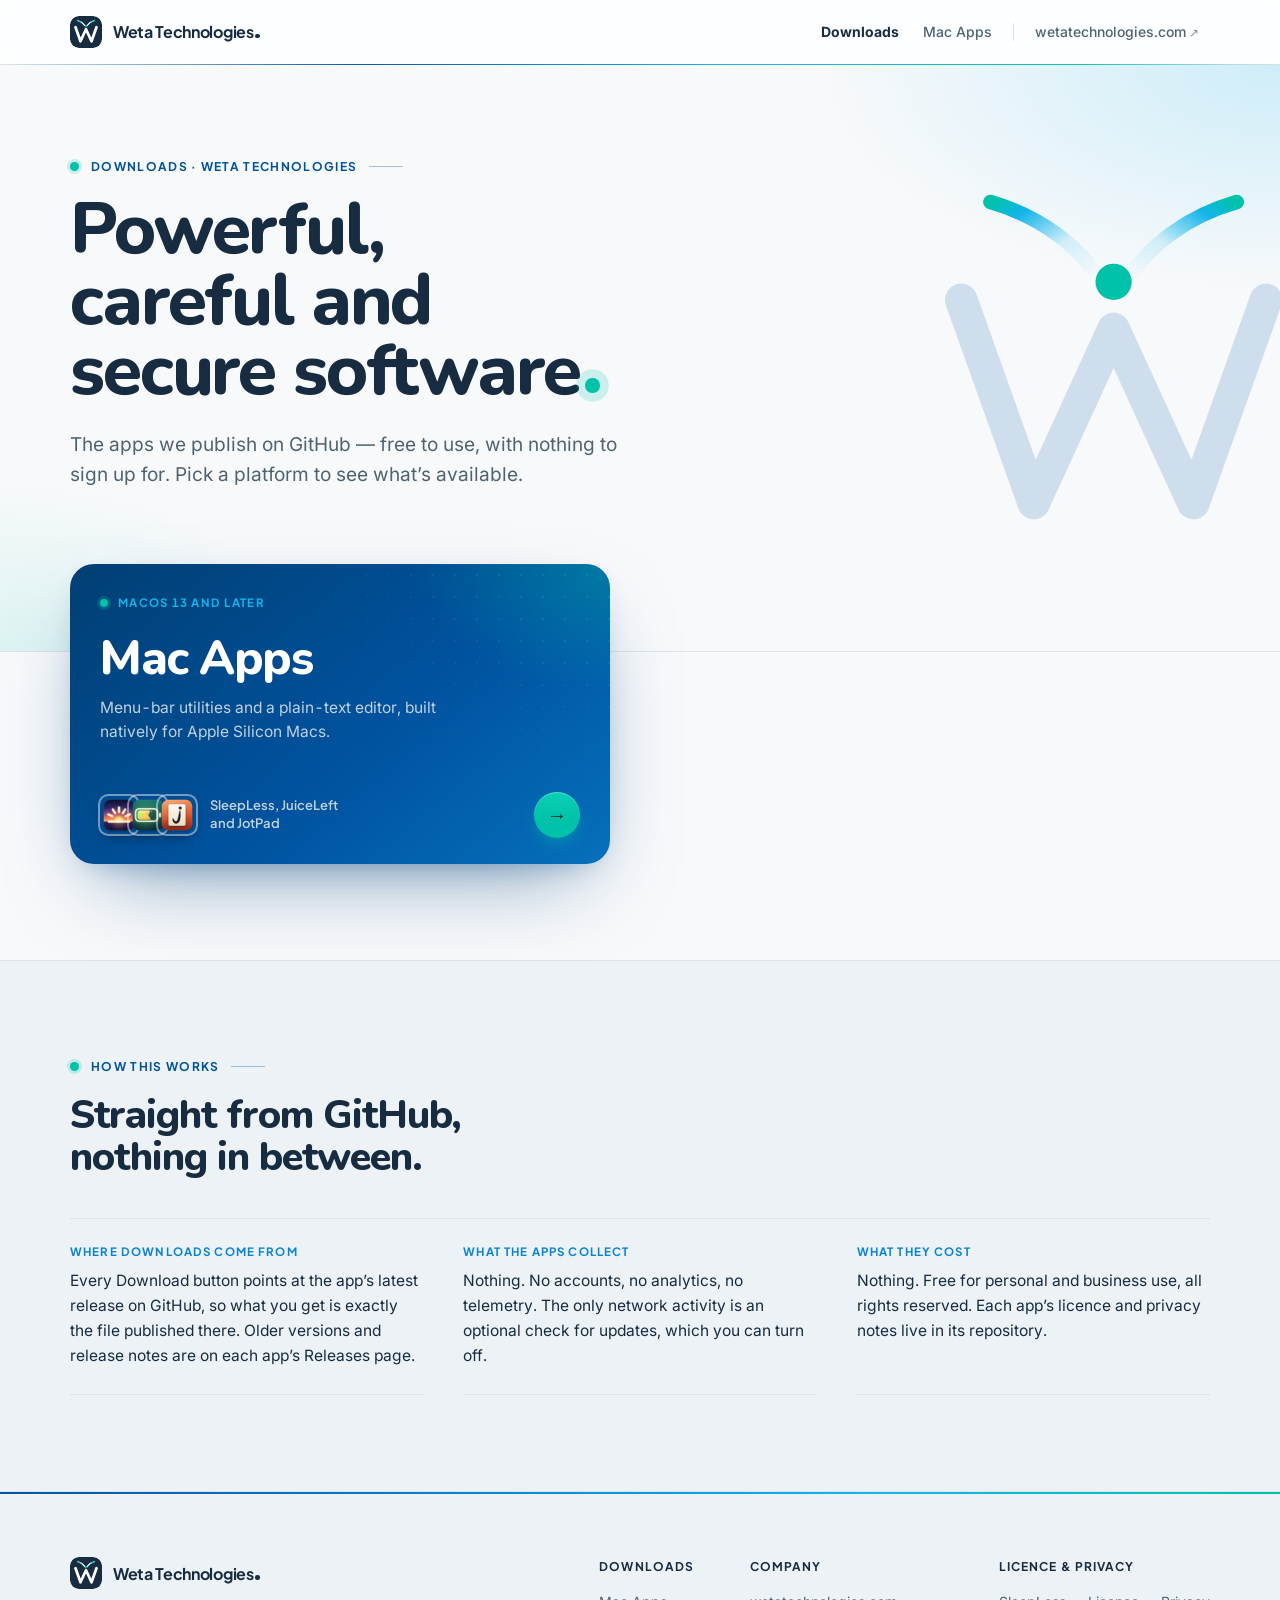
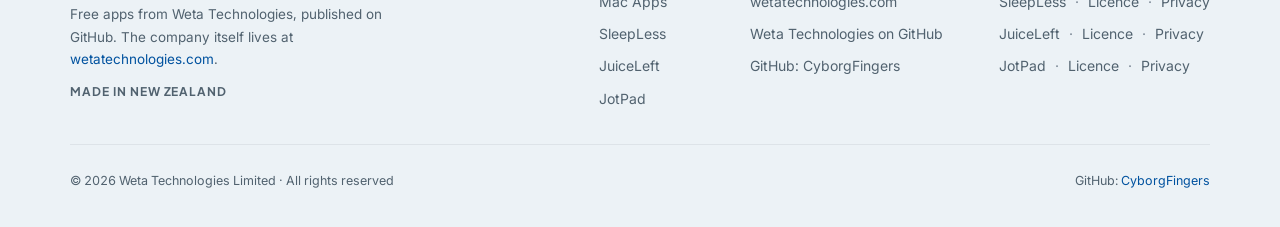
<file: index.html>
<!doctype html>
<html lang="en-NZ">
  <head>
    <meta charset="utf-8" />
    <meta name="viewport" content="width=device-width, initial-scale=1" />
    <title>Weta Technologies — Downloads</title>
    <meta name="description" content="Free apps from Weta Technologies, published on GitHub. Powerful, careful and secure software — pick a platform to see what's available and download it." />
    <meta name="color-scheme" content="light dark" />
    <meta name="theme-color" media="(prefers-color-scheme: light)" content="#f7f9fb" />
    <meta name="theme-color" media="(prefers-color-scheme: dark)" content="#0b1823" />
    <link rel="canonical" href="https://weta-technologies.github.io/" />
    <meta name="robots" content="index, follow" />
    <meta property="og:type" content="website" />
    <meta property="og:site_name" content="Weta Technologies" />
    <meta property="og:locale" content="en_NZ" />
    <meta property="og:title" content="Weta Technologies — Downloads" />
    <meta property="og:description" content="Free apps from Weta Technologies, published on GitHub. Powerful, careful and secure software." />
    <meta property="og:url" content="https://weta-technologies.github.io/" />
    <meta property="og:image" content="https://weta-technologies.github.io/assets/og-image.png" />
    <meta property="og:image:width" content="1200" />
    <meta property="og:image:height" content="630" />
    <meta property="og:image:alt" content="Weta Technologies — powerful, careful and secure software. Downloads." />
    <meta name="twitter:card" content="summary_large_image" />
    <meta name="twitter:title" content="Weta Technologies — Downloads" />
    <meta name="twitter:description" content="Free apps from Weta Technologies, published on GitHub." />
    <meta name="twitter:image" content="https://weta-technologies.github.io/assets/og-image.png" />
    <link rel="icon" type="image/svg+xml" href="/favicon.svg" />
    <link rel="icon" type="image/png" sizes="32x32" href="/favicon-32.png" />
    <link rel="apple-touch-icon" href="/apple-touch-icon.png" />
    <link rel="preload" as="font" type="font/woff2" crossorigin href="/assets/fonts/nunito-latin.woff2" />
    <link rel="preload" as="font" type="font/woff2" crossorigin href="/assets/fonts/inter-latin-400.woff2" />
    <link rel="stylesheet" href="/styles.css" />
  </head>
  <body>
    <a class="skip-link" href="#main">Skip to content</a>

    <header class="site-header">
      <div class="container site-header-inner">
        <a class="brand" href="/" aria-label="Weta Technologies downloads home">
          <img class="brand-tile" src="/assets/logo/weta-mark.svg" alt="" width="32" height="32" />
          <span class="brand-word">Weta Technologies<span class="brand-dot"></span></span>
        </a>
        <nav class="site-nav" aria-label="Site">
          <a class="header-link" href="/" aria-current="page">Downloads</a>
          <a class="header-link" href="/mac-apps/">Mac Apps</a>
          <span class="header-sep" aria-hidden="true"></span>
          <a class="header-link header-link-ext" href="https://wetatechnologies.com">wetatechnologies.com<span class="ext" aria-hidden="true">&nearr;</span></a>
        </nav>
      </div>
    </header>

    <main id="main">
      <section class="hero hero--tiles" aria-labelledby="hero-h">
        <div class="container">
          <div class="hero-inner">
            <p class="sigline">Downloads &middot; Weta Technologies</p>
            <h1 id="hero-h">Powerful, careful and secure software<span class="h-dot" aria-hidden="true"></span></h1>
            <p class="hero-sub">
              The apps we publish on GitHub &mdash; free to use, with nothing to sign up for.
              Pick a platform to see what&rsquo;s available.
            </p>
          </div>
        </div>
        <!-- The Signal W, faint at the right edge: the same geometry as the mark, drawn once. -->
        <div class="hero-mark" aria-hidden="true">
          <svg viewBox="0 0 120 100" xmlns="http://www.w3.org/2000/svg" fill="none" stroke-linecap="round" stroke-linejoin="round">
            <defs>
              <linearGradient id="pm-antL" x1="1" y1="1" x2="0" y2="0">
                <stop offset="0" stop-color="#13b5ea" stop-opacity="0" /><stop offset="0.4" stop-color="#13b5ea" stop-opacity="0.15" /><stop offset="0.78" stop-color="#13b5ea" /><stop offset="1" stop-color="#00c2a8" />
              </linearGradient>
              <linearGradient id="pm-antR" x1="0" y1="1" x2="1" y2="0">
                <stop offset="0" stop-color="#13b5ea" stop-opacity="0" /><stop offset="0.4" stop-color="#13b5ea" stop-opacity="0.15" /><stop offset="0.78" stop-color="#13b5ea" /><stop offset="1" stop-color="#00c2a8" />
              </linearGradient>
            </defs>
            <path class="pm-w" d="M18 34 L38 90 L60 42 L82 90 L102 34" stroke-width="9" />
            <path class="pm-draw" d="M56 28 C50 19 40 11 26 7" stroke="url(#pm-antL)" stroke-width="4" pathLength="100" />
            <path class="pm-draw" d="M64 28 C70 19 80 11 94 7" stroke="url(#pm-antR)" stroke-width="4" pathLength="100" />
            <circle cx="60" cy="29" r="5" fill="#00c2a8" />
          </svg>
        </div>
      </section>

      <!-- Platforms. One tile per platform; to add one (iPhone, Android, Windows…) copy a whole
           <a class="tile"> block and point it at its own page. Only list what actually exists. -->
      <section class="tiles-section" aria-label="Platforms">
        <div class="container">
          <div class="tiles">
            <a class="tile" href="/mac-apps/">
              <p class="tile-kicker">macOS 13 and later</p>
              <h2>Mac Apps</h2>
              <p class="tile-desc">Menu-bar utilities and a plain-text editor, built natively for Apple Silicon Macs.</p>
              <div class="tile-foot">
                <div class="tile-icons" aria-hidden="true">
                  <img src="/assets/icons/sleepless-96.png" alt="" width="38" height="38" />
                  <img src="/assets/icons/juiceleft-96.png" alt="" width="38" height="38" />
                  <img src="/assets/icons/jotpad-96.png" alt="" width="38" height="38" />
                </div>
                <span class="tile-names">SleepLess, JuiceLeft<br />and JotPad</span>
                <span class="tile-arrow" aria-hidden="true">&rarr;</span>
              </div>
            </a>
          </div>
        </div>
      </section>

      <section class="section section--pearl" aria-labelledby="how-h">
        <div class="container">
          <div class="section-head">
            <p class="sigline">How this works</p>
            <h2 id="how-h" class="title">Straight from GitHub, nothing in between.</h2>
          </div>
          <dl class="index">
            <div>
              <dt>Where downloads come from</dt>
              <dd>Every Download button points at the app&rsquo;s latest release on GitHub, so what you get is exactly the file published there. Older versions and release notes are on each app&rsquo;s Releases page.</dd>
            </div>
            <div>
              <dt>What the apps collect</dt>
              <dd>Nothing. No accounts, no analytics, no telemetry. The only network activity is an optional check for updates, which you can turn off.</dd>
            </div>
            <div>
              <dt>What they cost</dt>
              <dd>Nothing. Free for personal and business use, all rights reserved. Each app&rsquo;s licence and privacy notes live in its repository.</dd>
            </div>
          </dl>
        </div>
      </section>
    </main>

    <footer class="site-footer">
      <div class="container site-footer-inner">
        <div class="footer-cols">
          <div class="footer-brand">
            <div class="footer-brand-row">
              <img class="brand-tile" src="/assets/logo/weta-mark.svg" alt="" width="32" height="32" />
              <span class="brand-word">Weta Technologies<span class="brand-dot"></span></span>
            </div>
            <p class="footer-tagline">Free apps from Weta Technologies, published on GitHub. The company itself lives at <a href="https://wetatechnologies.com">wetatechnologies.com</a>.</p>
            <p class="footer-locale">Made in New Zealand</p>
          </div>
          <nav class="footer-nav" aria-label="Footer">
            <div class="footer-group">
              <h3>Downloads</h3>
              <ul class="footer-links">
                <li><a href="/mac-apps/">Mac Apps</a></li>
                <li><a href="https://weta-technologies.github.io/SleepLess/">SleepLess</a></li>
                <li><a href="https://weta-technologies.github.io/JuiceLeft/">JuiceLeft</a></li>
                <li><a href="https://weta-technologies.github.io/JotPad/">JotPad</a></li>
              </ul>
            </div>
            <div class="footer-group">
              <h3>Company</h3>
              <ul class="footer-links">
                <li><a href="https://wetatechnologies.com">wetatechnologies.com</a></li>
                <li><a href="https://github.com/Weta-Technologies">Weta Technologies on GitHub</a></li>
                <li><a href="https://github.com/CyborgFingers">GitHub: CyborgFingers</a></li>
              </ul>
            </div>
            <div class="footer-group">
              <h3>Licence &amp; privacy</h3>
              <ul class="footer-links">
                <li>SleepLess <span class="sep" aria-hidden="true">&middot;</span> <a href="https://github.com/Weta-Technologies/SleepLess/blob/main/LICENSE">Licence</a> <span class="sep" aria-hidden="true">&middot;</span> <a href="https://github.com/Weta-Technologies/SleepLess/blob/main/PRIVACY.md">Privacy</a></li>
                <li>JuiceLeft <span class="sep" aria-hidden="true">&middot;</span> <a href="https://github.com/Weta-Technologies/JuiceLeft/blob/main/LICENSE">Licence</a> <span class="sep" aria-hidden="true">&middot;</span> <a href="https://github.com/Weta-Technologies/JuiceLeft/blob/main/PRIVACY.md">Privacy</a></li>
                <li>JotPad <span class="sep" aria-hidden="true">&middot;</span> <a href="https://github.com/Weta-Technologies/JotPad/blob/main/LICENSE">Licence</a> <span class="sep" aria-hidden="true">&middot;</span> <a href="https://github.com/Weta-Technologies/JotPad/blob/main/PRIVACY.md">Privacy</a></li>
              </ul>
            </div>
          </nav>
        </div>
        <div class="footer-fine-row">
          <p class="footer-fine">&copy; 2026 Weta Technologies Limited &middot; All rights reserved</p>
          <p class="footer-mark">GitHub: <a href="https://github.com/CyborgFingers">CyborgFingers</a></p>
        </div>
      </div>
    </footer>
  </body>
</html>
</file>
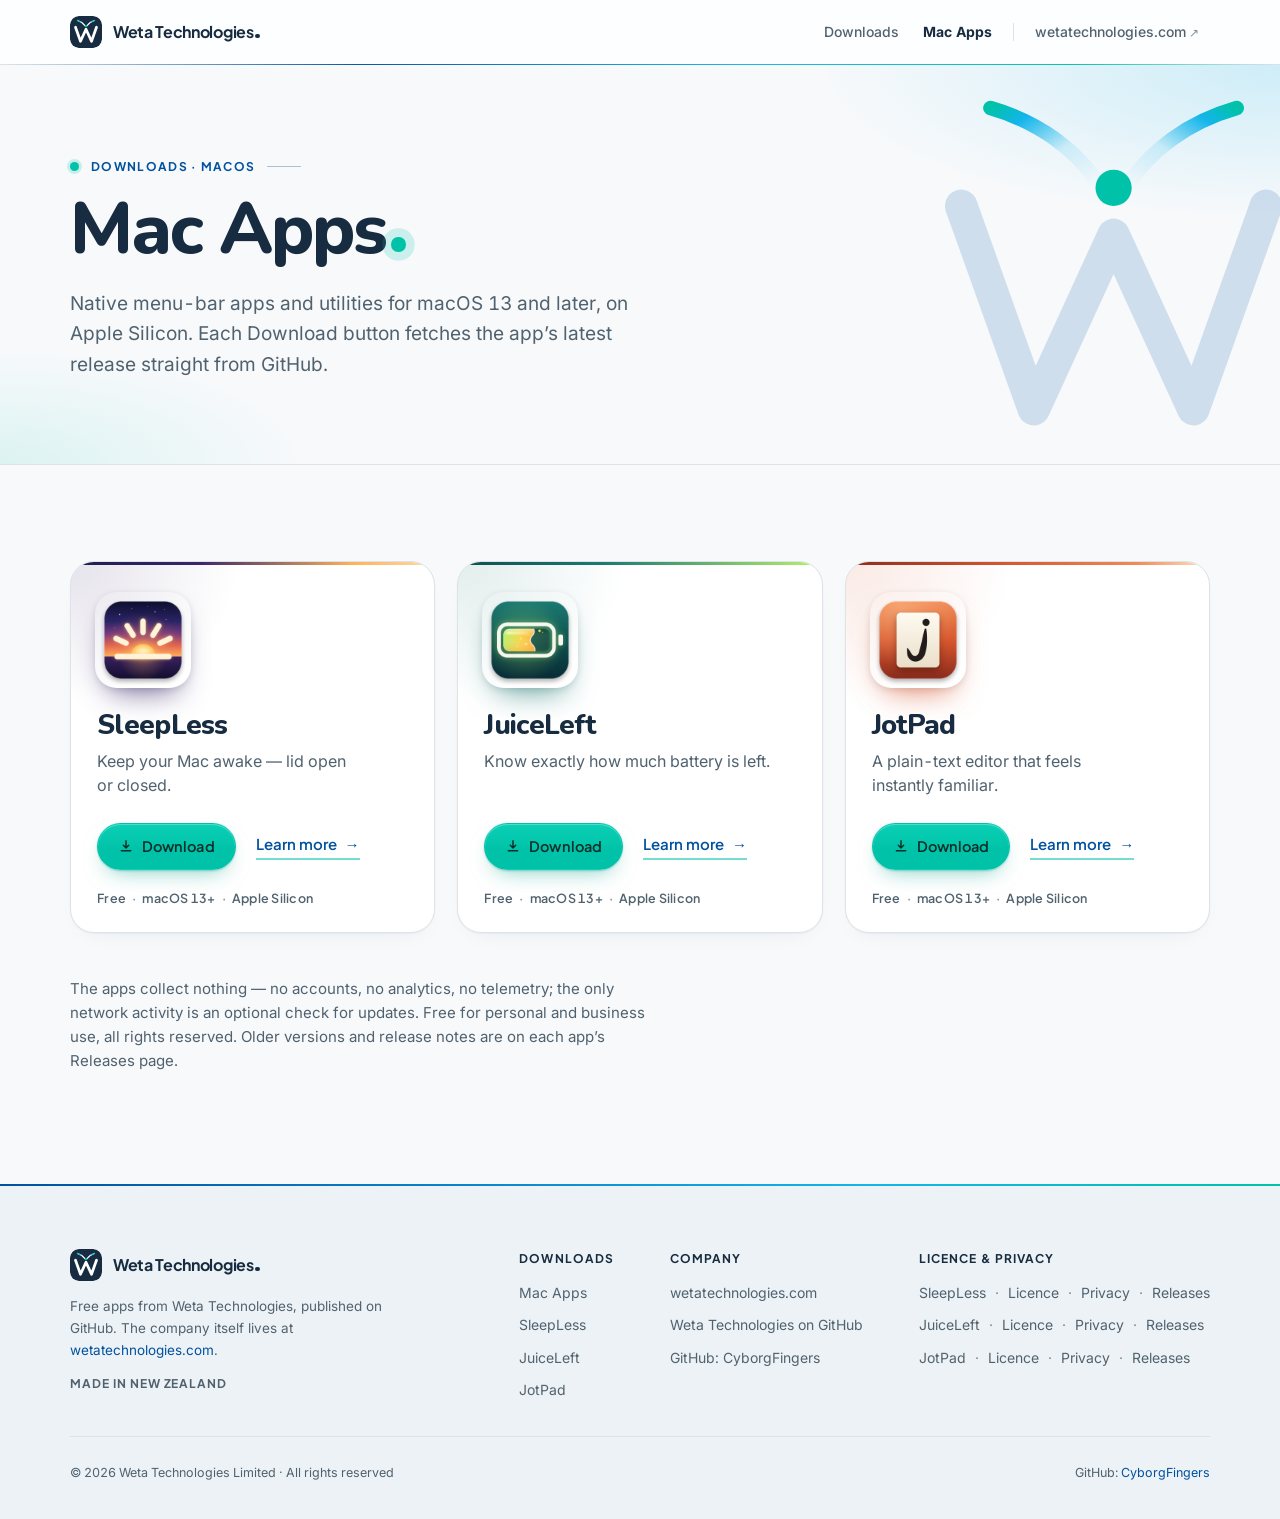
<file: mac-apps/index.html>
<!doctype html>
<html lang="en-NZ">
  <head>
    <meta charset="utf-8" />
    <meta name="viewport" content="width=device-width, initial-scale=1" />
    <title>Mac Apps — Weta Technologies</title>
    <meta name="description" content="Free, native Mac apps from Weta Technologies: SleepLess keeps your Mac awake, JuiceLeft shows exactly how much battery is left, and JotPad is a plain-text editor that feels instantly familiar. Download straight from GitHub." />
    <meta name="color-scheme" content="light dark" />
    <meta name="theme-color" media="(prefers-color-scheme: light)" content="#f7f9fb" />
    <meta name="theme-color" media="(prefers-color-scheme: dark)" content="#0b1823" />
    <link rel="canonical" href="https://weta-technologies.github.io/mac-apps/" />
    <meta name="robots" content="index, follow" />
    <meta property="og:type" content="website" />
    <meta property="og:site_name" content="Weta Technologies" />
    <meta property="og:locale" content="en_NZ" />
    <meta property="og:title" content="Mac Apps — Weta Technologies" />
    <meta property="og:description" content="Free, native Mac apps: SleepLess, JuiceLeft and JotPad. Download straight from GitHub." />
    <meta property="og:url" content="https://weta-technologies.github.io/mac-apps/" />
    <meta property="og:image" content="https://weta-technologies.github.io/assets/og-image.png" />
    <meta property="og:image:width" content="1200" />
    <meta property="og:image:height" content="630" />
    <meta property="og:image:alt" content="Weta Technologies — powerful, careful and secure software. Downloads." />
    <meta name="twitter:card" content="summary_large_image" />
    <meta name="twitter:title" content="Mac Apps — Weta Technologies" />
    <meta name="twitter:description" content="Free, native Mac apps: SleepLess, JuiceLeft and JotPad. Download straight from GitHub." />
    <meta name="twitter:image" content="https://weta-technologies.github.io/assets/og-image.png" />
    <link rel="icon" type="image/svg+xml" href="/favicon.svg" />
    <link rel="icon" type="image/png" sizes="32x32" href="/favicon-32.png" />
    <link rel="apple-touch-icon" href="/apple-touch-icon.png" />
    <link rel="preload" as="font" type="font/woff2" crossorigin href="/assets/fonts/nunito-latin.woff2" />
    <link rel="preload" as="font" type="font/woff2" crossorigin href="/assets/fonts/inter-latin-400.woff2" />
    <link rel="stylesheet" href="/styles.css" />
  </head>
  <body>
    <a class="skip-link" href="#main">Skip to content</a>

    <header class="site-header">
      <div class="container site-header-inner">
        <a class="brand" href="/" aria-label="Weta Technologies downloads home">
          <img class="brand-tile" src="/assets/logo/weta-mark.svg" alt="" width="32" height="32" />
          <span class="brand-word">Weta Technologies<span class="brand-dot"></span></span>
        </a>
        <nav class="site-nav" aria-label="Site">
          <a class="header-link" href="/">Downloads</a>
          <a class="header-link" href="/mac-apps/" aria-current="page">Mac Apps</a>
          <span class="header-sep" aria-hidden="true"></span>
          <a class="header-link header-link-ext" href="https://wetatechnologies.com">wetatechnologies.com<span class="ext" aria-hidden="true">&nearr;</span></a>
        </nav>
      </div>
    </header>

    <main id="main">
      <section class="hero" aria-labelledby="hero-h">
        <div class="container">
          <div class="hero-inner">
            <p class="sigline">Downloads &middot; macOS</p>
            <h1 id="hero-h">Mac Apps<span class="h-dot" aria-hidden="true"></span></h1>
            <p class="hero-sub">
              Native menu-bar apps and utilities for macOS 13 and later, on Apple Silicon.
              Each Download button fetches the app&rsquo;s latest release straight from GitHub.
            </p>
          </div>
        </div>
        <div class="hero-mark" aria-hidden="true">
          <svg viewBox="0 0 120 100" xmlns="http://www.w3.org/2000/svg" fill="none" stroke-linecap="round" stroke-linejoin="round">
            <defs>
              <linearGradient id="pm-antL" x1="1" y1="1" x2="0" y2="0">
                <stop offset="0" stop-color="#13b5ea" stop-opacity="0" /><stop offset="0.4" stop-color="#13b5ea" stop-opacity="0.15" /><stop offset="0.78" stop-color="#13b5ea" /><stop offset="1" stop-color="#00c2a8" />
              </linearGradient>
              <linearGradient id="pm-antR" x1="0" y1="1" x2="1" y2="0">
                <stop offset="0" stop-color="#13b5ea" stop-opacity="0" /><stop offset="0.4" stop-color="#13b5ea" stop-opacity="0.15" /><stop offset="0.78" stop-color="#13b5ea" /><stop offset="1" stop-color="#00c2a8" />
              </linearGradient>
            </defs>
            <path class="pm-w" d="M18 34 L38 90 L60 42 L82 90 L102 34" stroke-width="9" />
            <path class="pm-draw" d="M56 28 C50 19 40 11 26 7" stroke="url(#pm-antL)" stroke-width="4" pathLength="100" />
            <path class="pm-draw" d="M64 28 C70 19 80 11 94 7" stroke="url(#pm-antR)" stroke-width="4" pathLength="100" />
            <circle cx="60" cy="29" r="5" fill="#00c2a8" />
          </svg>
        </div>
      </section>

      <!-- ============================================================================
           DOWNLOAD LINKS — the only place they live on this site.
           Each Download button below points at the app's "latest release" asset on GitHub:
             SleepLess  https://github.com/Weta-Technologies/SleepLess/releases/latest/download/SleepLess.pkg
             JuiceLeft  https://github.com/Weta-Technologies/JuiceLeft/releases/latest/download/JuiceLeft.pkg
             JotPad     https://github.com/Weta-Technologies/JotPad/releases/latest/download/JotPad.pkg
           Asset names are fixed by each app's release.sh, so these never change between versions.
           ============================================================================ -->
      <section class="section" aria-label="Apps">
        <div class="container">
          <div class="apps">

            <article class="app-card app-card--sleepless" aria-labelledby="app-sleepless">
              <img class="app-icon" src="/assets/icons/sleepless-256.png" alt="SleepLess icon: a sunrise over a dark horizon" width="96" height="96" />
              <h2 class="app-name" id="app-sleepless">SleepLess</h2>
              <p class="app-line">Keep your Mac awake &mdash; lid open or closed.</p>
              <div class="app-actions">
                <a class="btn btn-primary" href="https://github.com/Weta-Technologies/SleepLess/releases/latest/download/SleepLess.pkg">
                  <svg class="ico" viewBox="0 0 24 24" fill="none" stroke="currentColor" stroke-width="2.2" stroke-linecap="round" stroke-linejoin="round" aria-hidden="true"><path d="M12 4v11m0 0-4-4m4 4 4-4M5 19h14" /></svg>
                  Download
                </a>
                <a class="link-arrow" href="https://weta-technologies.github.io/SleepLess/">Learn more <span class="arr" aria-hidden="true">&rarr;</span></a>
              </div>
              <p class="app-meta">Free<span class="sep" aria-hidden="true">&middot;</span>macOS 13+<span class="sep" aria-hidden="true">&middot;</span>Apple Silicon</p>
            </article>

            <article class="app-card app-card--juiceleft" aria-labelledby="app-juiceleft">
              <img class="app-icon" src="/assets/icons/juiceleft-256.png" alt="JuiceLeft icon: a battery filled with glowing juice" width="96" height="96" />
              <h2 class="app-name" id="app-juiceleft">JuiceLeft</h2>
              <p class="app-line">Know exactly how much battery is left.</p>
              <div class="app-actions">
                <a class="btn btn-primary" href="https://github.com/Weta-Technologies/JuiceLeft/releases/latest/download/JuiceLeft.pkg">
                  <svg class="ico" viewBox="0 0 24 24" fill="none" stroke="currentColor" stroke-width="2.2" stroke-linecap="round" stroke-linejoin="round" aria-hidden="true"><path d="M12 4v11m0 0-4-4m4 4 4-4M5 19h14" /></svg>
                  Download
                </a>
                <a class="link-arrow" href="https://weta-technologies.github.io/JuiceLeft/">Learn more <span class="arr" aria-hidden="true">&rarr;</span></a>
              </div>
              <p class="app-meta">Free<span class="sep" aria-hidden="true">&middot;</span>macOS 13+<span class="sep" aria-hidden="true">&middot;</span>Apple Silicon</p>
            </article>

            <article class="app-card app-card--jotpad" aria-labelledby="app-jotpad">
              <img class="app-icon" src="/assets/icons/jotpad-256.png" alt="JotPad icon: a lowercase j on a cream page" width="96" height="96" />
              <h2 class="app-name" id="app-jotpad">JotPad</h2>
              <p class="app-line">A plain-text editor that feels instantly familiar.</p>
              <div class="app-actions">
                <a class="btn btn-primary" href="https://github.com/Weta-Technologies/JotPad/releases/latest/download/JotPad.pkg">
                  <svg class="ico" viewBox="0 0 24 24" fill="none" stroke="currentColor" stroke-width="2.2" stroke-linecap="round" stroke-linejoin="round" aria-hidden="true"><path d="M12 4v11m0 0-4-4m4 4 4-4M5 19h14" /></svg>
                  Download
                </a>
                <a class="link-arrow" href="https://weta-technologies.github.io/JotPad/">Learn more <span class="arr" aria-hidden="true">&rarr;</span></a>
              </div>
              <p class="app-meta">Free<span class="sep" aria-hidden="true">&middot;</span>macOS 13+<span class="sep" aria-hidden="true">&middot;</span>Apple Silicon</p>
            </article>

          </div>
          <p class="after-apps">
            The apps collect nothing &mdash; no accounts, no analytics, no telemetry; the only network activity is an
            optional check for updates. Free for personal and business use, all rights reserved. Older versions and
            release notes are on each app&rsquo;s Releases page.
          </p>
        </div>
      </section>
    </main>

    <footer class="site-footer">
      <div class="container site-footer-inner">
        <div class="footer-cols">
          <div class="footer-brand">
            <div class="footer-brand-row">
              <img class="brand-tile" src="/assets/logo/weta-mark.svg" alt="" width="32" height="32" />
              <span class="brand-word">Weta Technologies<span class="brand-dot"></span></span>
            </div>
            <p class="footer-tagline">Free apps from Weta Technologies, published on GitHub. The company itself lives at <a href="https://wetatechnologies.com">wetatechnologies.com</a>.</p>
            <p class="footer-locale">Made in New Zealand</p>
          </div>
          <nav class="footer-nav" aria-label="Footer">
            <div class="footer-group">
              <h3>Downloads</h3>
              <ul class="footer-links">
                <li><a href="/mac-apps/">Mac Apps</a></li>
                <li><a href="https://weta-technologies.github.io/SleepLess/">SleepLess</a></li>
                <li><a href="https://weta-technologies.github.io/JuiceLeft/">JuiceLeft</a></li>
                <li><a href="https://weta-technologies.github.io/JotPad/">JotPad</a></li>
              </ul>
            </div>
            <div class="footer-group">
              <h3>Company</h3>
              <ul class="footer-links">
                <li><a href="https://wetatechnologies.com">wetatechnologies.com</a></li>
                <li><a href="https://github.com/Weta-Technologies">Weta Technologies on GitHub</a></li>
                <li><a href="https://github.com/CyborgFingers">GitHub: CyborgFingers</a></li>
              </ul>
            </div>
            <div class="footer-group">
              <h3>Licence &amp; privacy</h3>
              <ul class="footer-links">
                <li>SleepLess <span class="sep" aria-hidden="true">&middot;</span> <a href="https://github.com/Weta-Technologies/SleepLess/blob/main/LICENSE">Licence</a> <span class="sep" aria-hidden="true">&middot;</span> <a href="https://github.com/Weta-Technologies/SleepLess/blob/main/PRIVACY.md">Privacy</a> <span class="sep" aria-hidden="true">&middot;</span> <a href="https://github.com/Weta-Technologies/SleepLess/releases">Releases</a></li>
                <li>JuiceLeft <span class="sep" aria-hidden="true">&middot;</span> <a href="https://github.com/Weta-Technologies/JuiceLeft/blob/main/LICENSE">Licence</a> <span class="sep" aria-hidden="true">&middot;</span> <a href="https://github.com/Weta-Technologies/JuiceLeft/blob/main/PRIVACY.md">Privacy</a> <span class="sep" aria-hidden="true">&middot;</span> <a href="https://github.com/Weta-Technologies/JuiceLeft/releases">Releases</a></li>
                <li>JotPad <span class="sep" aria-hidden="true">&middot;</span> <a href="https://github.com/Weta-Technologies/JotPad/blob/main/LICENSE">Licence</a> <span class="sep" aria-hidden="true">&middot;</span> <a href="https://github.com/Weta-Technologies/JotPad/blob/main/PRIVACY.md">Privacy</a> <span class="sep" aria-hidden="true">&middot;</span> <a href="https://github.com/Weta-Technologies/JotPad/releases">Releases</a></li>
              </ul>
            </div>
          </nav>
        </div>
        <div class="footer-fine-row">
          <p class="footer-fine">&copy; 2026 Weta Technologies Limited &middot; All rights reserved</p>
          <p class="footer-mark">GitHub: <a href="https://github.com/CyborgFingers">CyborgFingers</a></p>
        </div>
      </div>
    </footer>
  </body>
</html>
</file>
<file: styles.css>
/* ==========================================================================
   Weta Technologies — downloads hub (weta-technologies.github.io).
   A focused, static companion to wetatechnologies.com: same tokens, same type,
   same "signal" motif (mint dot, the W with antennae, the gradient hairline).
   Light is brand-native; dark follows the visitor's OS. No JavaScript.
   ========================================================================== */

/* ---------- Self-hosted type (latin subsets, woff2; SIL OFL) ---------- */

@font-face { font-family: 'Inter'; font-style: normal; font-display: swap; font-weight: 400; src: url('/assets/fonts/inter-latin-400.woff2') format('woff2'); }
@font-face { font-family: 'Inter'; font-style: normal; font-display: swap; font-weight: 500; src: url('/assets/fonts/inter-latin-500.woff2') format('woff2'); }
@font-face { font-family: 'Inter'; font-style: normal; font-display: swap; font-weight: 700; src: url('/assets/fonts/inter-latin-700.woff2') format('woff2'); }
@font-face { font-family: 'Plus Jakarta Sans'; font-style: normal; font-display: swap; font-weight: 500; src: url('/assets/fonts/jakarta-latin-500.woff2') format('woff2'); }
@font-face { font-family: 'Plus Jakarta Sans'; font-style: normal; font-display: swap; font-weight: 600; src: url('/assets/fonts/jakarta-latin-600.woff2') format('woff2'); }
@font-face { font-family: 'Plus Jakarta Sans'; font-style: normal; font-display: swap; font-weight: 700; src: url('/assets/fonts/jakarta-latin-700.woff2') format('woff2'); }
@font-face { font-family: 'Nunito'; font-style: normal; font-display: swap; font-weight: 700 900; src: url('/assets/fonts/nunito-latin.woff2') format('woff2'); }

/* ---------- Tokens (the company site's own; do not invent colours) ---------- */

:root {
  color-scheme: light;
  --colour-blue: #00529f;
  --colour-blue-strong: #01428f;
  --colour-blue-alt: #0a83ce;
  --colour-blue-light: #13b5ea;
  --colour-blue-wash: #e6f1fb;
  --signal: #00c2a8;
  --signal-hover: #00a38b;
  --on-signal: #0b2e29;
  --text: #172c40;
  --muted: #51626f;
  --faint: #7a8794;
  --bg: #f7f9fb;
  --card: #ffffff;
  --pearl: #ecf2f6;
  --hairline: #dde3e8;
  --navy: #00529f;
  --navy-deep: #013f73;
  --white: #ffffff;
  --ink-on-dark: #c3d2de;
  --gradient-brand: linear-gradient(90deg, var(--colour-blue) 0%, var(--colour-blue-alt) 36%, var(--colour-blue-light) 68%, var(--signal) 100%);
  --plate: linear-gradient(140deg, var(--navy-deep) 0%, var(--navy) 56%, var(--colour-blue-alt) 128%);
  --plate-glow: 0 34px 90px -34px rgba(1, 63, 115, 0.6), 0 12px 32px -18px rgba(0, 82, 159, 0.45);
  --hero-wash:
    radial-gradient(56% 60% at 100% 0%, color-mix(in srgb, var(--colour-blue-light) 18%, transparent), transparent 64%),
    radial-gradient(38% 46% at 0% 100%, color-mix(in srgb, var(--signal) 11%, transparent), transparent 62%);
  --shadow-card: 0 1px 2px rgba(23, 44, 64, 0.04), 0 10px 26px -16px rgba(23, 44, 64, 0.1);
  --shadow-lg: 0 4px 12px rgba(23, 44, 64, 0.08), 0 24px 64px -24px rgba(23, 44, 64, 0.22);
  --font-display: 'Plus Jakarta Sans', -apple-system, BlinkMacSystemFont, 'Segoe UI', Roboto, sans-serif;
  --font-heading: 'Nunito', 'Plus Jakarta Sans', -apple-system, BlinkMacSystemFont, 'Segoe UI', Roboto, sans-serif;
  --font-body: 'Inter', -apple-system, BlinkMacSystemFont, 'Segoe UI', Roboto, sans-serif;
  --radius-xs: 4px;
  --radius-lg: 18px;
  --radius-2xl: 24px;
  --radius-pill: 9999px;
  --header-h: 64px;
  --overlap: clamp(40px, 7vw, 88px);
  --ease: cubic-bezier(0.4, 0, 0.2, 1);
  --t-fast: 0.14s var(--ease);
  --t: 0.22s var(--ease);
}

/* ---------- Base ---------- */

*, *::before, *::after { box-sizing: border-box; }
html { scroll-behavior: smooth; }
html, body { overflow-x: clip; }
body {
  margin: 0; min-height: 100vh; display: flex; flex-direction: column;
  background: var(--bg); color: var(--text);
  font-family: var(--font-body); font-size: 16px; line-height: 1.6;
  font-variant-numeric: tabular-nums;
  -webkit-font-smoothing: antialiased; text-rendering: optimizeLegibility;
}
main { flex: 1 0 auto; }
img { max-width: 100%; display: block; }
svg { display: block; }
::selection { background: rgba(19, 181, 234, 0.25); }
a { color: var(--colour-blue); text-decoration: none; }
a:hover { text-decoration: underline; }
:focus-visible { outline: 2px solid var(--colour-blue); outline-offset: 2px; border-radius: var(--radius-xs); }
h1, h2, h3 { font-family: var(--font-heading); color: var(--text); margin: 0; text-wrap: balance; }
p { text-wrap: pretty; }

.skip-link {
  position: absolute; left: -9999px; top: 0; z-index: 100;
  background: var(--card); color: var(--colour-blue);
  padding: 10px 16px; border-radius: 6px; box-shadow: var(--shadow-lg);
}
.skip-link:focus { left: 12px; top: 12px; }

.container { width: min(100% - 44px, 1140px); margin-inline: auto; }

/* ---------- The signal motif ---------- */

.sigline {
  display: flex; align-items: center; gap: 12px; margin: 0 0 18px;
  font-family: var(--font-display); font-size: 12px; font-weight: 700;
  letter-spacing: 0.11em; text-transform: uppercase; color: var(--colour-blue);
}
.sigline::before {
  content: ''; flex-shrink: 0; width: 9px; height: 9px; border-radius: 50%;
  background: var(--signal); box-shadow: 0 0 0 3px color-mix(in srgb, var(--signal) 20%, transparent);
}
.sigline::after { content: ''; width: 34px; height: 1px; background: color-mix(in srgb, var(--colour-blue) 34%, transparent); }

/* A mint full stop closing the headline — the act colour as punctuation. */
.h-dot {
  display: inline-block; width: 0.2em; height: 0.2em; margin-left: 0.08em;
  border-radius: 50%; background: var(--signal); vertical-align: 0.02em;
  box-shadow: 0 0 0 0.12em color-mix(in srgb, var(--signal) 18%, transparent);
}

.link-arrow {
  display: inline-flex; align-items: center; gap: 8px;
  font-family: var(--font-display); font-size: 15px; font-weight: 600; color: var(--colour-blue);
  padding-bottom: 2px; border-bottom: 2px solid color-mix(in srgb, var(--signal) 55%, transparent);
  transition: border-color var(--t-fast), color var(--t-fast);
}
.link-arrow:hover { text-decoration: none; border-bottom-color: var(--signal); }
.link-arrow .arr { display: inline-block; transition: transform var(--t-fast); }
.link-arrow:hover .arr { transform: translateX(3px); }

/* ---------- Header ---------- */

.site-header { position: sticky; top: 0; z-index: 40; background: var(--card); border-bottom: 1px solid var(--hairline); }
@supports (backdrop-filter: blur(4px)) or (-webkit-backdrop-filter: blur(4px)) {
  .site-header { background: color-mix(in srgb, var(--card) 78%, transparent); -webkit-backdrop-filter: blur(16px) saturate(1.6); backdrop-filter: blur(16px) saturate(1.6); }
}
.site-header::after {
  content: ''; position: absolute; left: 0; right: 0; bottom: -1px; height: 1px; pointer-events: none;
  background: linear-gradient(90deg, transparent, var(--colour-blue) 28%, var(--colour-blue-light) 58%, var(--signal) 84%, transparent);
  opacity: 0.95;
}
.site-header-inner { display: flex; align-items: center; gap: 14px; min-height: var(--header-h); }
.brand { display: flex; align-items: center; gap: 11px; color: var(--text); }
.brand:hover { text-decoration: none; }
.brand-tile { width: 32px; height: 32px; border-radius: 9px; }
.brand-word { font-family: var(--font-display); font-weight: 700; font-size: 16px; letter-spacing: -0.02em; white-space: nowrap; }
.brand-dot { display: inline-block; width: 0.28em; height: 0.28em; margin-left: 0.12em; border-radius: 50%; background: currentColor; }
.site-nav { margin-left: auto; display: flex; align-items: center; gap: 2px; }
.header-link {
  font-size: 14px; font-weight: 500; color: var(--muted);
  padding: 7px 11px; border-radius: 10px; white-space: nowrap;
  transition: color var(--t-fast), background var(--t-fast);
}
.header-link:hover { color: var(--text); background: var(--pearl); text-decoration: none; }
.header-link[aria-current='page'] { color: var(--text); font-weight: 600; }
.header-sep { width: 1px; height: 18px; flex-shrink: 0; margin: 0 8px; background: var(--hairline); }
.header-link .ext { font-size: 12px; margin-left: 3px; opacity: 0.7; }

@media (max-width: 640px) {
  .brand-word { font-size: 15px; }
  /* Small screens keep one link — the other page. The current page needs no link to itself, the
     brand is always the way home (so the 404 page marks its home link .header-link-home), and the
     company link lives in the footer. */
  .header-link[aria-current='page'], .header-link-home, .header-link-ext, .header-sep { display: none; }
}

/* ---------- Buttons ---------- */

.btn {
  display: inline-flex; align-items: center; justify-content: center; gap: 8px;
  min-height: 44px; padding: 11px 20px;
  font-family: var(--font-display); font-size: 14.5px; font-weight: 600; letter-spacing: 0.005em;
  border-radius: var(--radius-pill); border: 1px solid transparent;
  cursor: pointer; text-decoration: none; white-space: nowrap;
  transition: background var(--t-fast), color var(--t-fast), border-color var(--t-fast), box-shadow var(--t-fast), transform var(--t-fast);
}
.btn:hover { text-decoration: none; transform: translateY(-1px); }
.btn:active { transform: translateY(0); transition-duration: 0.06s; }
.btn .arr { display: inline-block; transition: transform var(--t-fast); }
.btn:hover .arr { transform: translateX(3px); }

/* Mint is the only filled "act" colour: it means Download. Dark ink on it, never white. */
.btn-primary {
  background: linear-gradient(180deg, #0bd0b5, var(--signal) 58%); color: var(--on-signal);
  box-shadow: inset 0 1px 0 rgba(255, 255, 255, 0.28), 0 1px 2px rgba(0, 148, 128, 0.35), 0 10px 22px -10px rgba(0, 163, 139, 0.55);
}
.btn-primary:hover {
  background: linear-gradient(180deg, #00c2a8, var(--signal-hover) 62%);
  box-shadow: inset 0 1px 0 rgba(255, 255, 255, 0.22), 0 2px 4px rgba(0, 148, 128, 0.35), 0 14px 28px -12px rgba(0, 163, 139, 0.6);
}
.btn-primary .ico { width: 16px; height: 16px; flex-shrink: 0; }

/* Not yet: a quiet pill that is plainly not a link. */
.btn-soon { background: var(--pearl); color: var(--muted); border-color: var(--hairline); cursor: default; }
.btn-soon:hover { transform: none; }

/* ---------- Hero ---------- */

.hero { position: relative; overflow: hidden; background: var(--hero-wash), var(--bg); border-bottom: 1px solid var(--hairline); }
.hero-inner { position: relative; max-width: 760px; padding: clamp(52px, 8vw, 92px) 0 clamp(48px, 7vw, 84px); }
.hero h1 { max-width: 13ch; font-size: clamp(38px, 5.8vw, 72px); font-weight: 800; line-height: 0.98; letter-spacing: -0.03em; }
.hero-sub { color: var(--muted); max-width: 560px; margin: 24px 0 0; font-size: clamp(16.5px, 1.9vw, 19px); line-height: 1.6; }
.hero-sub strong { color: var(--text); font-weight: 600; }
.hero-cta { display: flex; flex-wrap: wrap; align-items: center; gap: 16px 26px; margin-top: 30px; }

/* The landing hero leaves room for the platform tiles to hang over its bottom edge. */
.hero--tiles .hero-inner { padding-bottom: calc(var(--overlap) + clamp(40px, 6vw, 72px)); }

/* The W outline at the right edge — the brand echo, hand-built from the mark's own geometry. */
.hero-mark { position: absolute; right: -4%; top: 50%; transform: translateY(-50%); width: clamp(240px, 34vw, 460px); pointer-events: none; }
.hero-mark svg { width: 100%; height: auto; }
.hero-mark .pm-w { stroke: color-mix(in srgb, var(--colour-blue) 16%, transparent); }
@media (max-width: 860px) {
  .hero-mark { width: 220px; right: -60px; top: -34px; transform: none; opacity: 0.85; }
}

/* ---------- Platform tiles ----------
   One tile per platform; add a platform by copying one <a class="tile"> block.
   Each tile is the page's colour moment: brand navy, dot paper, a mint arrow chip. */

.tiles-section { position: relative; z-index: 1; margin-top: calc(-1 * var(--overlap)); padding-bottom: clamp(56px, 8vw, 96px); }
.tiles { display: grid; gap: 22px; grid-template-columns: repeat(auto-fit, minmax(min(100%, 320px), 540px)); }
.tile {
  position: relative; overflow: hidden; isolation: isolate;
  display: flex; flex-direction: column; gap: 10px;
  min-height: 300px; padding: 30px 30px 26px;
  border-radius: var(--radius-2xl); color: var(--white);
  background: var(--plate); box-shadow: var(--plate-glow);
  transition: transform var(--t), box-shadow var(--t);
}
.tile::before {
  content: ''; position: absolute; inset: 0; z-index: -1; pointer-events: none; opacity: 0.55;
  background-image: radial-gradient(rgba(255, 255, 255, 0.16) 1px, transparent 1.1px);
  background-size: 22px 22px;
  mask-image: radial-gradient(90% 110% at 100% 0%, #000 20%, transparent 72%);
  -webkit-mask-image: radial-gradient(90% 110% at 100% 0%, #000 20%, transparent 72%);
}
.tile::after {
  content: ''; position: absolute; inset: 0; z-index: -1; pointer-events: none;
  background: radial-gradient(52% 60% at 100% 0%, color-mix(in srgb, var(--signal) 34%, transparent), transparent 70%);
}
.tile:hover, .tile:focus-visible { text-decoration: none; transform: translateY(-3px); box-shadow: var(--plate-glow), 0 0 0 1px rgba(19, 181, 234, 0.25); }
.tile:focus-visible { outline-color: var(--colour-blue-light); outline-offset: 4px; }
.tile-kicker {
  display: flex; align-items: center; gap: 10px; margin: 0;
  font-family: var(--font-display); font-size: 11.5px; font-weight: 700; letter-spacing: 0.11em; text-transform: uppercase;
  color: var(--colour-blue-light);
}
.tile-kicker::before { content: ''; width: 8px; height: 8px; border-radius: 50%; background: var(--signal); box-shadow: 0 0 0 3px color-mix(in srgb, var(--signal) 22%, transparent); }
.tile h2 { color: var(--white); font-size: clamp(34px, 4.2vw, 48px); font-weight: 800; letter-spacing: -0.03em; line-height: 1; margin-top: 12px; }
.tile-desc { margin: 4px 0 0; max-width: 34ch; color: var(--ink-on-dark); font-size: 15.5px; line-height: 1.55; }
.tile-foot { display: flex; align-items: center; gap: 14px; margin-top: auto; padding-top: 26px; }
.tile-icons { display: flex; }
.tile-icons img { width: 38px; height: 38px; border-radius: 22.4%; box-shadow: 0 0 0 2px rgba(255, 255, 255, 0.45), 0 6px 14px -6px rgba(0, 0, 0, 0.6); }
.tile-icons img + img { margin-left: -9px; }
.tile-names { font-family: var(--font-display); font-size: 13px; font-weight: 600; color: var(--ink-on-dark); line-height: 1.35; }
.tile-arrow {
  margin-left: auto; flex-shrink: 0; width: 46px; height: 46px; border-radius: 50%;
  display: grid; place-items: center; font-size: 20px; line-height: 1;
  background: linear-gradient(180deg, #0bd0b5, var(--signal) 58%); color: var(--on-signal);
  box-shadow: inset 0 1px 0 rgba(255, 255, 255, 0.28), 0 8px 20px -8px rgba(0, 194, 168, 0.8);
  transition: transform var(--t-fast);
}
.tile:hover .tile-arrow { transform: translateX(4px); }
@media (max-width: 520px) {
  .tile { min-height: 0; padding: 26px 22px 22px; }
  /* Narrow tiles: the arrow chip moves to the top corner so the icon row keeps one line. */
  .tile-arrow { position: absolute; top: 18px; right: 18px; margin: 0; }
  .tile-kicker { padding-right: 56px; }
}

/* ---------- Facts — a typographic index, not icon cards ---------- */

.section { padding: clamp(56px, 8vw, 96px) 0; }
.section--pearl { background: var(--pearl); border-block: 1px solid var(--hairline); }
.section-head { max-width: 680px; margin-bottom: clamp(28px, 4vw, 40px); }
.title { font-size: clamp(28px, 3.4vw, 40px); font-weight: 800; letter-spacing: -0.025em; line-height: 1.05; }
.section-lead { color: var(--muted); font-size: 17px; margin: 14px 0 0; max-width: 60ch; }
.index { display: grid; grid-template-columns: repeat(3, minmax(0, 1fr)); gap: 0 40px; margin: 0; border-top: 1px solid var(--hairline); }
.index > div { padding: 24px 0 26px; border-bottom: 1px solid var(--hairline); }
.index dt { margin: 0 0 8px; font-family: var(--font-display); font-size: 11.5px; font-weight: 700; letter-spacing: 0.1em; text-transform: uppercase; color: var(--colour-blue-alt); }
.index dd { margin: 0; font-size: 15.5px; line-height: 1.6; color: var(--text); }
.index dd a { font-weight: 500; }
@media (max-width: 860px) { .index { grid-template-columns: 1fr; gap: 0; } }

/* ---------- App cards (Mac Apps) ----------
   White cards on the canvas. Each carries a hint of its own app's palette — a wash behind the icon,
   a tinted icon shadow, a gradient hairline on top — while the Download pill stays mint. */

.apps { display: grid; gap: 22px; grid-template-columns: repeat(auto-fill, minmax(min(100%, 300px), 1fr)); }
.app-card {
  --app-a: var(--colour-blue-light); --app-b: var(--colour-blue); --app-bar: var(--gradient-brand);
  position: relative; overflow: hidden; isolation: isolate;
  display: flex; flex-direction: column;
  padding: 30px 26px 24px; border-radius: var(--radius-2xl);
  background: var(--card); border: 1px solid var(--hairline); box-shadow: var(--shadow-card);
}
.app-card::before {
  content: ''; position: absolute; inset: 0; z-index: -1; pointer-events: none;
  background: radial-gradient(64% 52% at 0% 0%, color-mix(in srgb, var(--app-b) 13%, transparent), transparent 72%);
}
.app-card::after { content: ''; position: absolute; left: 0; right: 0; top: 0; height: 3px; background: var(--app-bar); }
.app-icon {
  width: 96px; height: 96px; border-radius: 22.4%; margin: 0 0 22px -2px;
  box-shadow: 0 16px 30px -14px color-mix(in srgb, var(--app-b) 75%, transparent), 0 2px 6px rgba(23, 44, 64, 0.12);
}
.app-name { display: flex; flex-wrap: wrap; align-items: center; gap: 8px 12px; font-size: 28px; font-weight: 800; letter-spacing: -0.025em; line-height: 1.1; }
.app-line { margin: 8px 0 0; font-size: 16px; line-height: 1.5; color: var(--muted); max-width: 30ch; }
.app-actions { display: flex; flex-wrap: wrap; align-items: center; gap: 12px 20px; margin-top: auto; padding-top: 26px; }
.app-meta { margin: 18px 0 0; font-family: var(--font-display); font-size: 12.5px; font-weight: 600; letter-spacing: 0.02em; color: var(--muted); }
.app-meta .sep { margin: 0 6px; color: var(--faint); }

.app-card--sleepless { --app-a: #ffb35a; --app-b: #3a2668; --app-bar: linear-gradient(90deg, #1e1a52, #3a2668 35%, #ffb35a 78%, #ffd9a8); }
.app-card--juiceleft { --app-a: #b9f26a; --app-b: #1c7a73; --app-bar: linear-gradient(90deg, #0e4f4e, #1c7a73 40%, #b9f26a); }
.app-card--jotpad { --app-a: #f08a55; --app-b: #d8582f; --app-bar: linear-gradient(90deg, #8c2c1c, #d8582f 45%, #f08a55 80%, #ffe3c8); }

/* Honest status tag: a hollow ring for what is not out yet. */
.status {
  display: inline-flex; align-items: center; gap: 6px; vertical-align: middle;
  font-family: var(--font-display); font-size: 10.5px; font-weight: 700; letter-spacing: 0.08em; text-transform: uppercase; line-height: 1;
  color: var(--muted); white-space: nowrap;
}
.status::before { content: ''; flex-shrink: 0; width: 6px; height: 6px; border-radius: 50%; border: 1.5px solid var(--faint); }

.after-apps { margin-top: clamp(28px, 4vw, 44px); color: var(--muted); font-size: 15px; max-width: 64ch; }

/* ---------- Footer — pearl, a gradient hairline on top ---------- */

.site-footer { background: var(--pearl); color: var(--muted); position: relative; border-top: 1px solid var(--hairline); }
.site-footer::before { content: ''; position: absolute; left: 0; right: 0; top: -1px; height: 2px; background: var(--gradient-brand); pointer-events: none; }
.site-footer-inner { position: relative; padding: clamp(44px, 6vw, 64px) 0 36px; }
.footer-cols { display: flex; flex-wrap: wrap; gap: 34px 64px; justify-content: space-between; padding-bottom: 34px; margin-bottom: 26px; border-bottom: 1px solid var(--hairline); }
.footer-brand { max-width: 340px; }
.footer-brand-row { display: flex; align-items: center; gap: 11px; color: var(--text); }
.footer-tagline { margin: 14px 0 0; font-size: 13.5px; line-height: 1.65; }
.footer-locale { margin: 12px 0 0; font-family: var(--font-display); font-size: 12px; font-weight: 700; letter-spacing: 0.08em; text-transform: uppercase; }
.footer-nav { display: flex; gap: 34px 56px; flex-wrap: wrap; }
.footer-group h3 { font-family: var(--font-display); color: var(--text); font-size: 12px; font-weight: 700; text-transform: uppercase; letter-spacing: 0.09em; margin: 0 0 14px; }
.footer-links { display: grid; gap: 10px; list-style: none; margin: 0; padding: 0; font-size: 14px; }
.footer-links a { color: var(--muted); transition: color var(--t-fast); }
.footer-links a:hover { color: var(--colour-blue); text-decoration: none; }
.footer-links .sep { margin: 0 5px; color: var(--faint); }
.footer-fine-row { display: flex; flex-wrap: wrap; gap: 10px 32px; justify-content: space-between; align-items: baseline; }
.footer-fine, .footer-mark { font-size: 12.5px; line-height: 1.6; margin: 0; }
.footer-mark { white-space: nowrap; }

/* ---------- 404 ---------- */

.lost { padding: clamp(72px, 12vw, 140px) 0; }
.lost h1 { font-size: clamp(38px, 6vw, 72px); font-weight: 800; letter-spacing: -0.03em; line-height: 0.98; }

/* ---------- Dark — one block, kept last so it wins every cascade ---------- */

@media (prefers-color-scheme: dark) {
  :root {
    color-scheme: dark;
    --bg: #0b1823; --card: #16283c; --pearl: #1b3049; --hairline: #24384e;
    --text: #f2f7fb; --muted: #afc6dc; --faint: #5a7286;
    --colour-blue: #13b5ea; --colour-blue-alt: #56c8ef; --colour-blue-wash: #1b3049;
    --shadow-card: 0 1px 2px rgba(0, 0, 0, 0.28), 0 10px 26px -16px rgba(0, 0, 0, 0.42);
    --shadow-lg: 0 4px 12px rgba(0, 0, 0, 0.38), 0 24px 64px -24px rgba(0, 0, 0, 0.62);
    --plate-glow: 0 0 0 1px rgba(19, 181, 234, 0.22), 0 34px 100px -30px rgba(19, 181, 234, 0.5), 0 0 140px -30px rgba(0, 194, 168, 0.35);
    --hero-wash:
      radial-gradient(56% 60% at 100% 0%, color-mix(in srgb, var(--colour-blue-light) 26%, transparent), transparent 64%),
      radial-gradient(38% 46% at 0% 100%, color-mix(in srgb, var(--signal) 16%, transparent), transparent 62%);
  }
  .btn-primary { background: linear-gradient(180deg, #3ddfca, #2dd4bf 60%); color: #06231f; box-shadow: inset 0 1px 0 rgba(255, 255, 255, 0.25), 0 1px 2px rgba(0, 0, 0, 0.3); }
  .btn-primary:hover { background: linear-gradient(180deg, #2dd4bf, #14b8a6 62%); color: #06231f; box-shadow: inset 0 1px 0 rgba(255, 255, 255, 0.18), 0 2px 6px rgba(0, 0, 0, 0.35); }
  .btn-soon { background: #1a2838; }
  .header-link:hover { background: var(--pearl); }
  .app-card::before { background: radial-gradient(64% 52% at 0% 0%, color-mix(in srgb, var(--app-a) 15%, transparent), transparent 72%); }
  .app-icon { box-shadow: 0 16px 30px -12px color-mix(in srgb, var(--app-a) 45%, transparent), 0 2px 6px rgba(0, 0, 0, 0.5); }
  .tile-icons img { box-shadow: 0 0 0 2px rgba(255, 255, 255, 0.3), 0 6px 14px -6px rgba(0, 0, 0, 0.8); }
  .site-footer { background: var(--bg); }
}

/* ---------- Motion — only when the visitor allows it ---------- */

@media (prefers-reduced-motion: no-preference) {
  .hero-mark .pm-draw { stroke-dasharray: 100; stroke-dashoffset: 100; animation: draw 0.9s cubic-bezier(0.33, 0, 0.2, 1) 0.35s forwards; }
  .h-dot { animation: dot-breathe 3.6s ease-in-out 1.8s infinite; }
}
@keyframes draw { to { stroke-dashoffset: 0; } }
@keyframes dot-breathe {
  0%, 100% { box-shadow: 0 0 0 0.12em color-mix(in srgb, var(--signal) 18%, transparent); }
  50% { box-shadow: 0 0 0 0.3em color-mix(in srgb, var(--signal) 8%, transparent); }
}
@media (prefers-reduced-motion: reduce) {
  *, *::before, *::after { transition-duration: 0.01ms !important; animation-duration: 0.01ms !important; }
  html { scroll-behavior: auto; }
}
</file>
